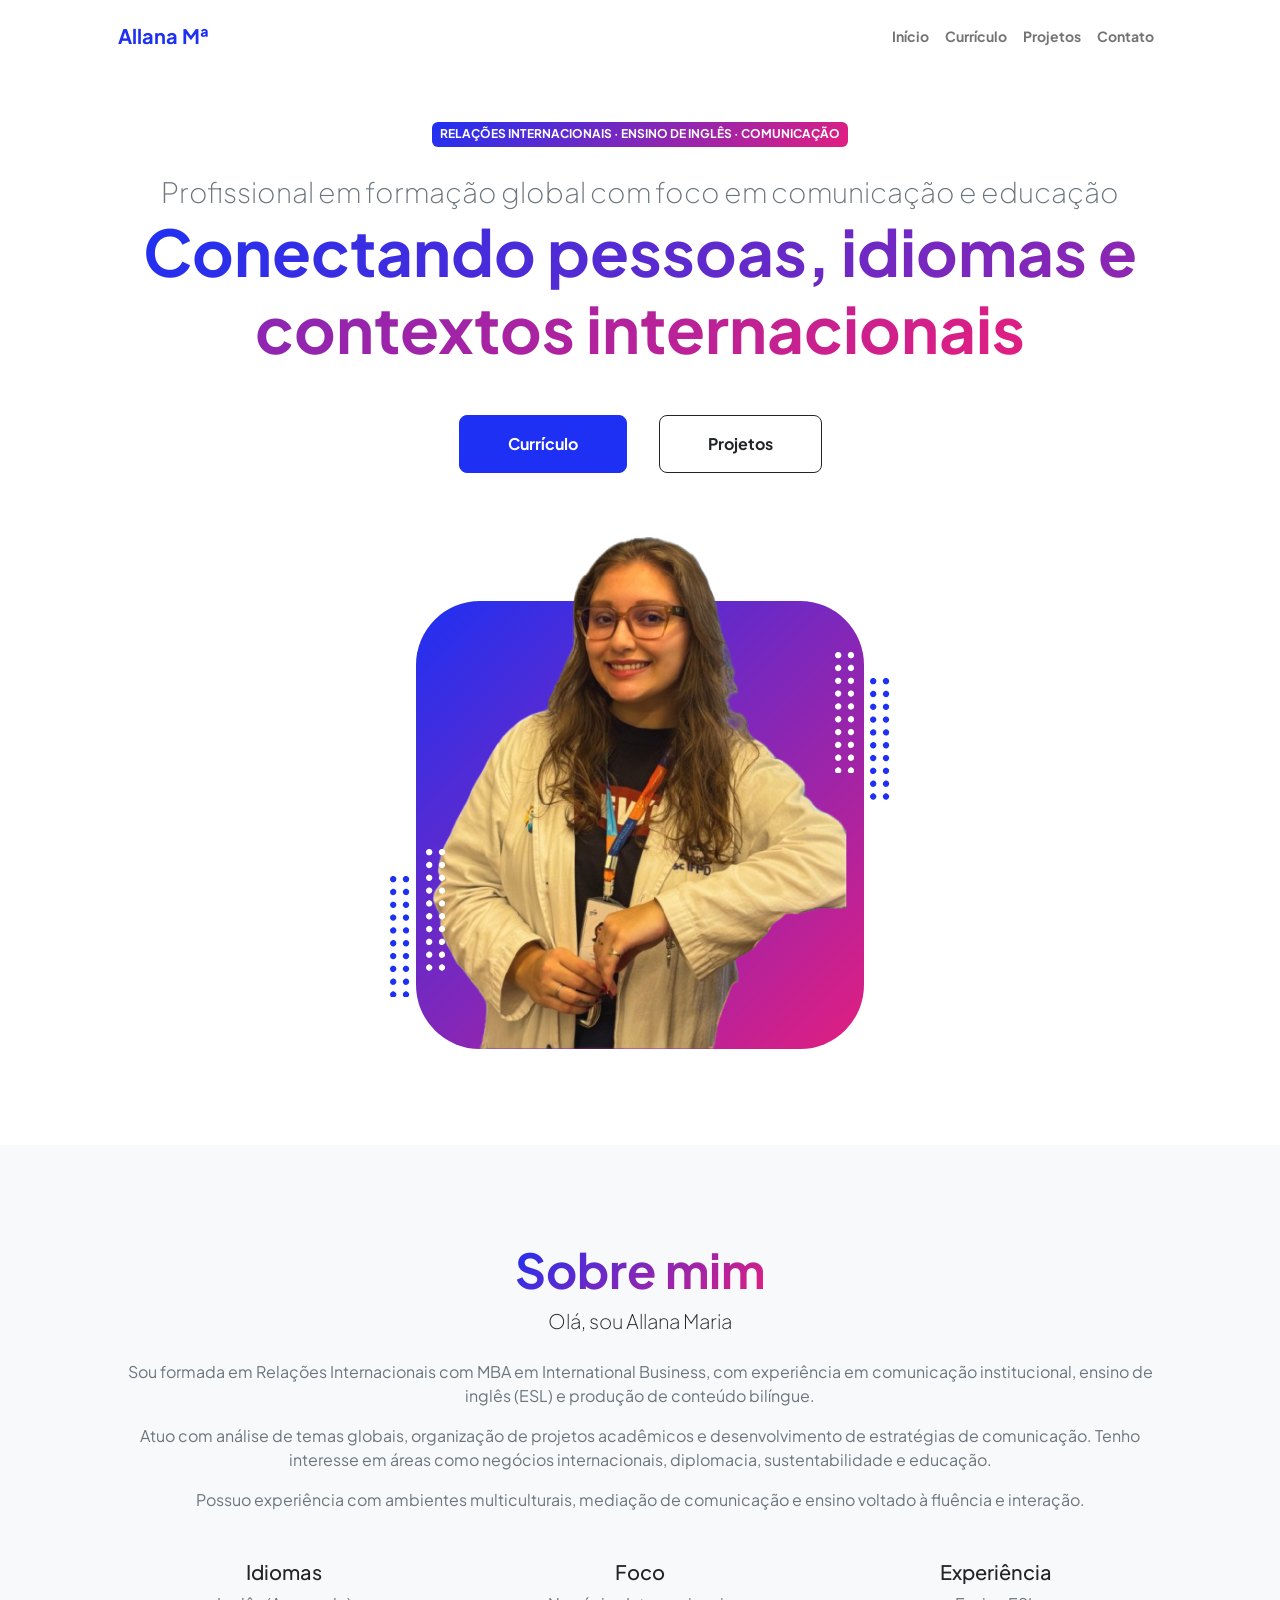
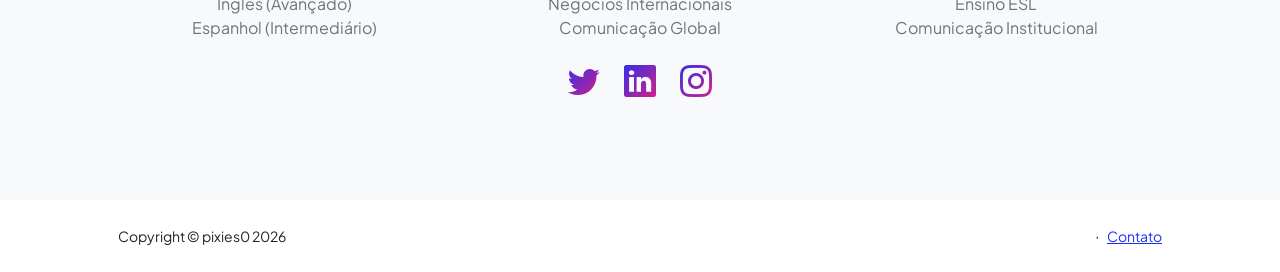
<file: index.html>
<!doctype html>
<html lang="en">

<head>
    <meta charset="utf-8" />
    <meta name="viewport" content="width=device-width, initial-scale=1, shrink-to-fit=no" />
    <meta name="description" content />
    <meta name="author" content />
    <title>Portfolio - Allana Maria</title>
    <!-- Favicon-->
    <link rel="icon" type="image/x-icon" href="assets/icone.ico" />
    <!-- Custom Google font-->
    <link rel="preconnect" href="https://fonts.googleapis.com" />
    <link rel="preconnect" href="https://fonts.gstatic.com" crossorigin />
    <link
        href="https://fonts.googleapis.com/css2?family=Plus+Jakarta+Sans:wght@100;200;300;400;500;600;700;800;900&amp;display=swap"
        rel="stylesheet" />
    <!-- Bootstrap icons-->
    <link href="https://cdn.jsdelivr.net/npm/bootstrap-icons@1.8.1/font/bootstrap-icons.css" rel="stylesheet" />
    <!-- Core theme CSS (includes Bootstrap)-->
    <link href="css/styles.css" rel="stylesheet" />
</head>

<body class="d-flex flex-column h-100">
    <main class="flex-shrink-0">
        <!-- Navigation-->
        <nav class="navbar navbar-expand-lg navbar-light bg-white py-3">
            <div class="container px-5">
                <a class="navbar-brand" href="index.html"><span class="fw-bolder text-primary">Allana Mª</span></a>
                <button class="navbar-toggler" type="button" data-bs-toggle="collapse"
                    data-bs-target="#navbarSupportedContent" aria-controls="navbarSupportedContent"
                    aria-expanded="false" aria-label="Toggle navigation">
                    <span class="navbar-toggler-icon"></span>
                </button>
                <div class="collapse navbar-collapse" id="navbarSupportedContent">
                    <ul class="navbar-nav ms-auto mb-2 mb-lg-0 small fw-bolder">
                        <li class="nav-item">
                            <a class="nav-link" href="index.html">Início</a>
                        </li>
                        <li class="nav-item">
                            <a class="nav-link" href="resume.html">Currículo</a>
                        </li>
                        <li class="nav-item">
                            <a class="nav-link" href="404.html">Projetos</a>
                        </li>
                        <li class="nav-item">
                            <a class="nav-link" href="404.html">Contato</a>
                        </li>
                    </ul>
                </div>
            </div>
        </nav>
        <!-- Header-->
        <header class="py-5">
            <div class="container px-5 pb-5">
                <div class="row gx-5 align-items-center">
                    <div class="col-xxl-5">
                        <!-- Header text content-->
                        <div class="text-center text-xxl-start">
                            <div class="badge bg-gradient-primary-to-secondary text-white mb-4">
                                <div class="text-uppercase">
                                    Relações Internacionais &middot; Ensino de Inglês &middot;
                                    Comunicação
                                </div>
                            </div>
                            <div class="fs-3 fw-light text-muted">
                                Profissional em formação global com foco em comunicação e
                                educação
                            </div>
                            <h1 class="display-3 fw-bolder mb-5">
                                <span class="text-gradient d-inline">
                                    Conectando pessoas, idiomas e contextos internacionais
                                </span>
                            </h1>
                            <div
                                class="d-grid gap-3 d-sm-flex justify-content-sm-center justify-content-xxl-start mb-3">
                                <a class="btn btn-primary btn-lg px-5 py-3 me-sm-3 fs-6 fw-bolder"
                                    href="resume.html">Currículo</a>
                                <a class="btn btn-outline-dark btn-lg px-5 py-3 fs-6 fw-bolder"
                                    href="projects.html">Projetos</a>
                            </div>
                        </div>
                    </div>
                    <div class="col-xxl-7">
                        <!-- Header profile picture-->
                        <div class="d-flex justify-content-center mt-5 mt-xxl-0">
                            <div class="profile bg-gradient-primary-to-secondary">
                                <!-- TIP: For best results, use a photo with a transparent background like the demo example below-->
                                <!-- Watch a tutorial on how to do this on YouTube (link)-->
                                <img class="profile-img" src="assets/gatinha.png" alt="..." />
                                <div class="dots-1">
                                    <!-- SVG Dots-->
                                    <svg version="1.1" xmlns="http://www.w3.org/2000/svg"
                                        xmlns:xlink="http://www.w3.org/1999/xlink" x="0px" y="0px"
                                        viewBox="0 0 191.6 1215.4" style="enable-background: new 0 0 191.6 1215.4"
                                        xml:space="preserve">
                                        <g transform="translate(0.000000,1280.000000) scale(0.100000,-0.100000)">
                                            <path
                                                d="M227.7,12788.6c-105-35-200-141-222-248c-43-206,163-412,369-369c155,32,275,190,260,339c-11,105-90,213-190,262        C383.7,12801.6,289.7,12808.6,227.7,12788.6z">
                                            </path>
                                            <path
                                                d="M1507.7,12788.6c-151-50-253-216-222-362c25-119,136-230,254-255c194-41,395,142,375,339c-11,105-90,213-190,262        C1663.7,12801.6,1569.7,12808.6,1507.7,12788.6z">
                                            </path>
                                            <path
                                                d="M227.7,11508.6c-105-35-200-141-222-248c-43-206,163-412,369-369c155,32,275,190,260,339c-11,105-90,213-190,262        C383.7,11521.6,289.7,11528.6,227.7,11508.6z">
                                            </path>
                                            <path
                                                d="M1507.7,11508.6c-151-50-253-216-222-362c25-119,136-230,254-255c194-41,395,142,375,339c-11,105-90,213-190,262        C1663.7,11521.6,1569.7,11528.6,1507.7,11508.6z">
                                            </path>
                                            <path
                                                d="M227.7,10228.6c-105-35-200-141-222-248c-43-206,163-412,369-369c155,32,275,190,260,339c-11,105-90,213-190,262        C383.7,10241.6,289.7,10248.6,227.7,10228.6z">
                                            </path>
                                            <path
                                                d="M1507.7,10228.6c-105-35-200-141-222-248c-43-206,163-412,369-369c155,32,275,190,260,339c-11,105-90,213-190,262        C1663.7,10241.6,1569.7,10248.6,1507.7,10228.6z">
                                            </path>
                                            <path
                                                d="M227.7,8948.6c-105-35-200-141-222-248c-43-206,163-412,369-369c155,32,275,190,260,339c-11,105-90,213-190,262        C383.7,8961.6,289.7,8968.6,227.7,8948.6z">
                                            </path>
                                            <path
                                                d="M1507.7,8948.6c-105-35-200-141-222-248c-43-206,163-412,369-369c155,32,275,190,260,339c-11,105-90,213-190,262        C1663.7,8961.6,1569.7,8968.6,1507.7,8948.6z">
                                            </path>
                                            <path
                                                d="M227.7,7668.6c-105-35-200-141-222-248c-43-206,163-412,369-369c155,32,275,190,260,339c-11,105-90,213-190,262        C383.7,7681.6,289.7,7688.6,227.7,7668.6z">
                                            </path>
                                            <path
                                                d="M1507.7,7668.6c-105-35-200-141-222-248c-43-206,163-412,369-369c155,32,275,190,260,339c-11,105-90,213-190,262        C1663.7,7681.6,1569.7,7688.6,1507.7,7668.6z">
                                            </path>
                                            <path
                                                d="M227.7,6388.6c-105-35-200-141-222-248c-43-206,163-412,369-369c155,32,275,190,260,339c-11,105-90,213-190,262        C383.7,6401.6,289.7,6408.6,227.7,6388.6z">
                                            </path>
                                            <path
                                                d="M1507.7,6388.6c-105-35-200-141-222-248c-43-206,163-412,369-369c155,32,275,190,260,339c-11,105-90,213-190,262        C1663.7,6401.6,1569.7,6408.6,1507.7,6388.6z">
                                            </path>
                                            <path
                                                d="M227.7,5108.6c-105-35-200-141-222-248c-43-206,163-412,369-369c155,32,275,190,260,339c-11,105-90,213-190,262        C383.7,5121.6,289.7,5128.6,227.7,5108.6z">
                                            </path>
                                            <path
                                                d="M1507.7,5108.6c-105-35-200-141-222-248c-43-206,163-412,369-369c155,32,275,190,260,339c-11,105-90,213-190,262        C1663.7,5121.6,1569.7,5128.6,1507.7,5108.6z">
                                            </path>
                                            <path
                                                d="M227.7,3828.6c-105-35-200-141-222-248c-43-206,163-412,369-369c155,32,275,190,260,339c-11,105-90,213-190,262        C383.7,3841.6,289.7,3848.6,227.7,3828.6z">
                                            </path>
                                            <path
                                                d="M1507.7,3828.6c-105-35-200-141-222-248c-43-206,163-412,369-369c155,32,275,190,260,339c-11,105-90,213-190,262        C1663.7,3841.6,1569.7,3848.6,1507.7,3828.6z">
                                            </path>
                                            <path
                                                d="M227.7,2548.6c-105-35-200-141-222-248c-43-206,163-412,369-369c155,32,275,190,260,339c-11,105-90,213-190,262        C383.7,2561.6,289.7,2568.6,227.7,2548.6z">
                                            </path>
                                            <path
                                                d="M1507.7,2548.6c-105-35-200-141-222-248c-43-206,163-412,369-369c155,32,275,190,260,339c-11,105-90,213-190,262        C1663.7,2561.6,1569.7,2568.6,1507.7,2548.6z">
                                            </path>
                                            <path
                                                d="M227.7,1268.6c-105-35-200-141-222-248c-43-206,163-412,369-369c155,32,275,190,260,339c-11,105-90,213-190,262        C383.7,1281.6,289.7,1288.6,227.7,1268.6z">
                                            </path>
                                            <path
                                                d="M1507.7,1268.6c-105-35-200-141-222-248c-43-206,163-412,369-369c155,32,275,190,260,339c-11,105-90,213-190,262        C1663.7,1281.6,1569.7,1288.6,1507.7,1268.6z">
                                            </path>
                                        </g>
                                    </svg>
                                    <!-- END of SVG dots-->
                                </div>
                                <div class="dots-2">
                                    <!-- SVG Dots-->
                                    <svg version="1.1" xmlns="http://www.w3.org/2000/svg"
                                        xmlns:xlink="http://www.w3.org/1999/xlink" x="0px" y="0px"
                                        viewBox="0 0 191.6 1215.4" style="enable-background: new 0 0 191.6 1215.4"
                                        xml:space="preserve">
                                        <g transform="translate(0.000000,1280.000000) scale(0.100000,-0.100000)">
                                            <path
                                                d="M227.7,12788.6c-105-35-200-141-222-248c-43-206,163-412,369-369c155,32,275,190,260,339c-11,105-90,213-190,262        C383.7,12801.6,289.7,12808.6,227.7,12788.6z">
                                            </path>
                                            <path
                                                d="M1507.7,12788.6c-151-50-253-216-222-362c25-119,136-230,254-255c194-41,395,142,375,339c-11,105-90,213-190,262        C1663.7,12801.6,1569.7,12808.6,1507.7,12788.6z">
                                            </path>
                                            <path
                                                d="M227.7,11508.6c-105-35-200-141-222-248c-43-206,163-412,369-369c155,32,275,190,260,339c-11,105-90,213-190,262        C383.7,11521.6,289.7,11528.6,227.7,11508.6z">
                                            </path>
                                            <path
                                                d="M1507.7,11508.6c-151-50-253-216-222-362c25-119,136-230,254-255c194-41,395,142,375,339c-11,105-90,213-190,262        C1663.7,11521.6,1569.7,11528.6,1507.7,11508.6z">
                                            </path>
                                            <path
                                                d="M227.7,10228.6c-105-35-200-141-222-248c-43-206,163-412,369-369c155,32,275,190,260,339c-11,105-90,213-190,262        C383.7,10241.6,289.7,10248.6,227.7,10228.6z">
                                            </path>
                                            <path
                                                d="M1507.7,10228.6c-105-35-200-141-222-248c-43-206,163-412,369-369c155,32,275,190,260,339c-11,105-90,213-190,262        C1663.7,10241.6,1569.7,10248.6,1507.7,10228.6z">
                                            </path>
                                            <path
                                                d="M227.7,8948.6c-105-35-200-141-222-248c-43-206,163-412,369-369c155,32,275,190,260,339c-11,105-90,213-190,262        C383.7,8961.6,289.7,8968.6,227.7,8948.6z">
                                            </path>
                                            <path
                                                d="M1507.7,8948.6c-105-35-200-141-222-248c-43-206,163-412,369-369c155,32,275,190,260,339c-11,105-90,213-190,262        C1663.7,8961.6,1569.7,8968.6,1507.7,8948.6z">
                                            </path>
                                            <path
                                                d="M227.7,7668.6c-105-35-200-141-222-248c-43-206,163-412,369-369c155,32,275,190,260,339c-11,105-90,213-190,262        C383.7,7681.6,289.7,7688.6,227.7,7668.6z">
                                            </path>
                                            <path
                                                d="M1507.7,7668.6c-105-35-200-141-222-248c-43-206,163-412,369-369c155,32,275,190,260,339c-11,105-90,213-190,262        C1663.7,7681.6,1569.7,7688.6,1507.7,7668.6z">
                                            </path>
                                            <path
                                                d="M227.7,6388.6c-105-35-200-141-222-248c-43-206,163-412,369-369c155,32,275,190,260,339c-11,105-90,213-190,262        C383.7,6401.6,289.7,6408.6,227.7,6388.6z">
                                            </path>
                                            <path
                                                d="M1507.7,6388.6c-105-35-200-141-222-248c-43-206,163-412,369-369c155,32,275,190,260,339c-11,105-90,213-190,262        C1663.7,6401.6,1569.7,6408.6,1507.7,6388.6z">
                                            </path>
                                            <path
                                                d="M227.7,5108.6c-105-35-200-141-222-248c-43-206,163-412,369-369c155,32,275,190,260,339c-11,105-90,213-190,262        C383.7,5121.6,289.7,5128.6,227.7,5108.6z">
                                            </path>
                                            <path
                                                d="M1507.7,5108.6c-105-35-200-141-222-248c-43-206,163-412,369-369c155,32,275,190,260,339c-11,105-90,213-190,262        C1663.7,5121.6,1569.7,5128.6,1507.7,5108.6z">
                                            </path>
                                            <path
                                                d="M227.7,3828.6c-105-35-200-141-222-248c-43-206,163-412,369-369c155,32,275,190,260,339c-11,105-90,213-190,262        C383.7,3841.6,289.7,3848.6,227.7,3828.6z">
                                            </path>
                                            <path
                                                d="M1507.7,3828.6c-105-35-200-141-222-248c-43-206,163-412,369-369c155,32,275,190,260,339c-11,105-90,213-190,262        C1663.7,3841.6,1569.7,3848.6,1507.7,3828.6z">
                                            </path>
                                            <path
                                                d="M227.7,2548.6c-105-35-200-141-222-248c-43-206,163-412,369-369c155,32,275,190,260,339c-11,105-90,213-190,262        C383.7,2561.6,289.7,2568.6,227.7,2548.6z">
                                            </path>
                                            <path
                                                d="M1507.7,2548.6c-105-35-200-141-222-248c-43-206,163-412,369-369c155,32,275,190,260,339c-11,105-90,213-190,262        C1663.7,2561.6,1569.7,2568.6,1507.7,2548.6z">
                                            </path>
                                            <path
                                                d="M227.7,1268.6c-105-35-200-141-222-248c-43-206,163-412,369-369c155,32,275,190,260,339c-11,105-90,213-190,262        C383.7,1281.6,289.7,1288.6,227.7,1268.6z">
                                            </path>
                                            <path
                                                d="M1507.7,1268.6c-105-35-200-141-222-248c-43-206,163-412,369-369c155,32,275,190,260,339c-11,105-90,213-190,262        C1663.7,1281.6,1569.7,1288.6,1507.7,1268.6z">
                                            </path>
                                        </g>
                                    </svg>
                                    <!-- END of SVG dots-->
                                </div>
                                <div class="dots-3">
                                    <!-- SVG Dots-->
                                    <svg version="1.1" xmlns="http://www.w3.org/2000/svg"
                                        xmlns:xlink="http://www.w3.org/1999/xlink" x="0px" y="0px"
                                        viewBox="0 0 191.6 1215.4" style="enable-background: new 0 0 191.6 1215.4"
                                        xml:space="preserve">
                                        <g transform="translate(0.000000,1280.000000) scale(0.100000,-0.100000)">
                                            <path
                                                d="M227.7,12788.6c-105-35-200-141-222-248c-43-206,163-412,369-369c155,32,275,190,260,339c-11,105-90,213-190,262        C383.7,12801.6,289.7,12808.6,227.7,12788.6z">
                                            </path>
                                            <path
                                                d="M1507.7,12788.6c-151-50-253-216-222-362c25-119,136-230,254-255c194-41,395,142,375,339c-11,105-90,213-190,262        C1663.7,12801.6,1569.7,12808.6,1507.7,12788.6z">
                                            </path>
                                            <path
                                                d="M227.7,11508.6c-105-35-200-141-222-248c-43-206,163-412,369-369c155,32,275,190,260,339c-11,105-90,213-190,262        C383.7,11521.6,289.7,11528.6,227.7,11508.6z">
                                            </path>
                                            <path
                                                d="M1507.7,11508.6c-151-50-253-216-222-362c25-119,136-230,254-255c194-41,395,142,375,339c-11,105-90,213-190,262        C1663.7,11521.6,1569.7,11528.6,1507.7,11508.6z">
                                            </path>
                                            <path
                                                d="M227.7,10228.6c-105-35-200-141-222-248c-43-206,163-412,369-369c155,32,275,190,260,339c-11,105-90,213-190,262        C383.7,10241.6,289.7,10248.6,227.7,10228.6z">
                                            </path>
                                            <path
                                                d="M1507.7,10228.6c-105-35-200-141-222-248c-43-206,163-412,369-369c155,32,275,190,260,339c-11,105-90,213-190,262        C1663.7,10241.6,1569.7,10248.6,1507.7,10228.6z">
                                            </path>
                                            <path
                                                d="M227.7,8948.6c-105-35-200-141-222-248c-43-206,163-412,369-369c155,32,275,190,260,339c-11,105-90,213-190,262        C383.7,8961.6,289.7,8968.6,227.7,8948.6z">
                                            </path>
                                            <path
                                                d="M1507.7,8948.6c-105-35-200-141-222-248c-43-206,163-412,369-369c155,32,275,190,260,339c-11,105-90,213-190,262        C1663.7,8961.6,1569.7,8968.6,1507.7,8948.6z">
                                            </path>
                                            <path
                                                d="M227.7,7668.6c-105-35-200-141-222-248c-43-206,163-412,369-369c155,32,275,190,260,339c-11,105-90,213-190,262        C383.7,7681.6,289.7,7688.6,227.7,7668.6z">
                                            </path>
                                            <path
                                                d="M1507.7,7668.6c-105-35-200-141-222-248c-43-206,163-412,369-369c155,32,275,190,260,339c-11,105-90,213-190,262        C1663.7,7681.6,1569.7,7688.6,1507.7,7668.6z">
                                            </path>
                                            <path
                                                d="M227.7,6388.6c-105-35-200-141-222-248c-43-206,163-412,369-369c155,32,275,190,260,339c-11,105-90,213-190,262        C383.7,6401.6,289.7,6408.6,227.7,6388.6z">
                                            </path>
                                            <path
                                                d="M1507.7,6388.6c-105-35-200-141-222-248c-43-206,163-412,369-369c155,32,275,190,260,339c-11,105-90,213-190,262        C1663.7,6401.6,1569.7,6408.6,1507.7,6388.6z">
                                            </path>
                                            <path
                                                d="M227.7,5108.6c-105-35-200-141-222-248c-43-206,163-412,369-369c155,32,275,190,260,339c-11,105-90,213-190,262        C383.7,5121.6,289.7,5128.6,227.7,5108.6z">
                                            </path>
                                            <path
                                                d="M1507.7,5108.6c-105-35-200-141-222-248c-43-206,163-412,369-369c155,32,275,190,260,339c-11,105-90,213-190,262        C1663.7,5121.6,1569.7,5128.6,1507.7,5108.6z">
                                            </path>
                                            <path
                                                d="M227.7,3828.6c-105-35-200-141-222-248c-43-206,163-412,369-369c155,32,275,190,260,339c-11,105-90,213-190,262        C383.7,3841.6,289.7,3848.6,227.7,3828.6z">
                                            </path>
                                            <path
                                                d="M1507.7,3828.6c-105-35-200-141-222-248c-43-206,163-412,369-369c155,32,275,190,260,339c-11,105-90,213-190,262        C1663.7,3841.6,1569.7,3848.6,1507.7,3828.6z">
                                            </path>
                                            <path
                                                d="M227.7,2548.6c-105-35-200-141-222-248c-43-206,163-412,369-369c155,32,275,190,260,339c-11,105-90,213-190,262        C383.7,2561.6,289.7,2568.6,227.7,2548.6z">
                                            </path>
                                            <path
                                                d="M1507.7,2548.6c-105-35-200-141-222-248c-43-206,163-412,369-369c155,32,275,190,260,339c-11,105-90,213-190,262        C1663.7,2561.6,1569.7,2568.6,1507.7,2548.6z">
                                            </path>
                                            <path
                                                d="M227.7,1268.6c-105-35-200-141-222-248c-43-206,163-412,369-369c155,32,275,190,260,339c-11,105-90,213-190,262        C383.7,1281.6,289.7,1288.6,227.7,1268.6z">
                                            </path>
                                            <path
                                                d="M1507.7,1268.6c-105-35-200-141-222-248c-43-206,163-412,369-369c155,32,275,190,260,339c-11,105-90,213-190,262        C1663.7,1281.6,1569.7,1288.6,1507.7,1268.6z">
                                            </path>
                                        </g>
                                    </svg>
                                    <!-- END of SVG dots-->
                                </div>
                                <div class="dots-4">
                                    <!-- SVG Dots-->
                                    <svg version="1.1" xmlns="http://www.w3.org/2000/svg"
                                        xmlns:xlink="http://www.w3.org/1999/xlink" x="0px" y="0px"
                                        viewBox="0 0 191.6 1215.4" style="enable-background: new 0 0 191.6 1215.4"
                                        xml:space="preserve">
                                        <g transform="translate(0.000000,1280.000000) scale(0.100000,-0.100000)">
                                            <path
                                                d="M227.7,12788.6c-105-35-200-141-222-248c-43-206,163-412,369-369c155,32,275,190,260,339c-11,105-90,213-190,262        C383.7,12801.6,289.7,12808.6,227.7,12788.6z">
                                            </path>
                                            <path
                                                d="M1507.7,12788.6c-151-50-253-216-222-362c25-119,136-230,254-255c194-41,395,142,375,339c-11,105-90,213-190,262        C1663.7,12801.6,1569.7,12808.6,1507.7,12788.6z">
                                            </path>
                                            <path
                                                d="M227.7,11508.6c-105-35-200-141-222-248c-43-206,163-412,369-369c155,32,275,190,260,339c-11,105-90,213-190,262        C383.7,11521.6,289.7,11528.6,227.7,11508.6z">
                                            </path>
                                            <path
                                                d="M1507.7,11508.6c-151-50-253-216-222-362c25-119,136-230,254-255c194-41,395,142,375,339c-11,105-90,213-190,262        C1663.7,11521.6,1569.7,11528.6,1507.7,11508.6z">
                                            </path>
                                            <path
                                                d="M227.7,10228.6c-105-35-200-141-222-248c-43-206,163-412,369-369c155,32,275,190,260,339c-11,105-90,213-190,262        C383.7,10241.6,289.7,10248.6,227.7,10228.6z">
                                            </path>
                                            <path
                                                d="M1507.7,10228.6c-105-35-200-141-222-248c-43-206,163-412,369-369c155,32,275,190,260,339c-11,105-90,213-190,262        C1663.7,10241.6,1569.7,10248.6,1507.7,10228.6z">
                                            </path>
                                            <path
                                                d="M227.7,8948.6c-105-35-200-141-222-248c-43-206,163-412,369-369c155,32,275,190,260,339c-11,105-90,213-190,262        C383.7,8961.6,289.7,8968.6,227.7,8948.6z">
                                            </path>
                                            <path
                                                d="M1507.7,8948.6c-105-35-200-141-222-248c-43-206,163-412,369-369c155,32,275,190,260,339c-11,105-90,213-190,262        C1663.7,8961.6,1569.7,8968.6,1507.7,8948.6z">
                                            </path>
                                            <path
                                                d="M227.7,7668.6c-105-35-200-141-222-248c-43-206,163-412,369-369c155,32,275,190,260,339c-11,105-90,213-190,262        C383.7,7681.6,289.7,7688.6,227.7,7668.6z">
                                            </path>
                                            <path
                                                d="M1507.7,7668.6c-105-35-200-141-222-248c-43-206,163-412,369-369c155,32,275,190,260,339c-11,105-90,213-190,262        C1663.7,7681.6,1569.7,7688.6,1507.7,7668.6z">
                                            </path>
                                            <path
                                                d="M227.7,6388.6c-105-35-200-141-222-248c-43-206,163-412,369-369c155,32,275,190,260,339c-11,105-90,213-190,262        C383.7,6401.6,289.7,6408.6,227.7,6388.6z">
                                            </path>
                                            <path
                                                d="M1507.7,6388.6c-105-35-200-141-222-248c-43-206,163-412,369-369c155,32,275,190,260,339c-11,105-90,213-190,262        C1663.7,6401.6,1569.7,6408.6,1507.7,6388.6z">
                                            </path>
                                            <path
                                                d="M227.7,5108.6c-105-35-200-141-222-248c-43-206,163-412,369-369c155,32,275,190,260,339c-11,105-90,213-190,262        C383.7,5121.6,289.7,5128.6,227.7,5108.6z">
                                            </path>
                                            <path
                                                d="M1507.7,5108.6c-105-35-200-141-222-248c-43-206,163-412,369-369c155,32,275,190,260,339c-11,105-90,213-190,262        C1663.7,5121.6,1569.7,5128.6,1507.7,5108.6z">
                                            </path>
                                            <path
                                                d="M227.7,3828.6c-105-35-200-141-222-248c-43-206,163-412,369-369c155,32,275,190,260,339c-11,105-90,213-190,262        C383.7,3841.6,289.7,3848.6,227.7,3828.6z">
                                            </path>
                                            <path
                                                d="M1507.7,3828.6c-105-35-200-141-222-248c-43-206,163-412,369-369c155,32,275,190,260,339c-11,105-90,213-190,262        C1663.7,3841.6,1569.7,3848.6,1507.7,3828.6z">
                                            </path>
                                            <path
                                                d="M227.7,2548.6c-105-35-200-141-222-248c-43-206,163-412,369-369c155,32,275,190,260,339c-11,105-90,213-190,262        C383.7,2561.6,289.7,2568.6,227.7,2548.6z">
                                            </path>
                                            <path
                                                d="M1507.7,2548.6c-105-35-200-141-222-248c-43-206,163-412,369-369c155,32,275,190,260,339c-11,105-90,213-190,262        C1663.7,2561.6,1569.7,2568.6,1507.7,2548.6z">
                                            </path>
                                            <path
                                                d="M227.7,1268.6c-105-35-200-141-222-248c-43-206,163-412,369-369c155,32,275,190,260,339c-11,105-90,213-190,262        C383.7,1281.6,289.7,1288.6,227.7,1268.6z">
                                            </path>
                                            <path
                                                d="M1507.7,1268.6c-105-35-200-141-222-248c-43-206,163-412,369-369c155,32,275,190,260,339c-11,105-90,213-190,262        C1663.7,1281.6,1569.7,1288.6,1507.7,1268.6z">
                                            </path>
                                        </g>
                                    </svg>
                                    <!-- END of SVG dots-->
                                </div>
                            </div>
                        </div>
                    </div>
                </div>
            </div>
        </header>
        <!-- About Section-->
        <section class="bg-light py-5">
            <div class="container px-5">
                <div class="row gx-5 justify-content-center">
                    <div class="col-xxl-8">
                        <div class="text-center my-5">
                            <h2 class="display-5 fw-bolder">
                                <span class="text-gradient d-inline">Sobre mim</span>
                            </h2>
                            <p class="lead fw-light mb-4">Olá, sou Allana Maria</p>
                            <p class="text-muted">
                                Sou formada em Relações Internacionais com MBA em
                                International Business, com experiência em comunicação
                                institucional, ensino de inglês (ESL) e produção de conteúdo
                                bilíngue.
                            </p>

                            <p class="text-muted">
                                Atuo com análise de temas globais, organização de projetos
                                acadêmicos e desenvolvimento de estratégias de comunicação.
                                Tenho interesse em áreas como negócios internacionais,
                                diplomacia, sustentabilidade e educação.
                            </p>

                            <p class="text-muted">
                                Possuo experiência com ambientes multiculturais, mediação de
                                comunicação e ensino voltado à fluência e interação.
                            </p>
                            <div class="row mt-5">
                                <div class="col-md-4 text-center">
                                    <h5>Idiomas</h5>
                                    <p class="text-muted">Inglês (Avançado)<br>Espanhol (Intermediário)</p>
                                </div>

                                <div class="col-md-4 text-center">
                                    <h5>Foco</h5>
                                    <p class="text-muted">Negócios Internacionais<br>Comunicação Global</p>
                                </div>

                                <div class="col-md-4 text-center">
                                    <h5>Experiência</h5>
                                    <p class="text-muted">Ensino ESL<br>Comunicação Institucional</p>
                                </div>
                            </div>
                            <div class="d-flex justify-content-center fs-2 gap-4">
                                <a class="text-gradient" href="#!"><i class="bi bi-twitter"></i></a>
                                <a class="text-gradient" href="https://www.linkedin.com/in/allanamsr/"><i
                                        class="bi bi-linkedin"></i></a>
                                <a class="text-gradient" href="https://www.instagram.com/allanamsilveira/"><i
                                        class="bi bi-instagram"></i></a>
                            </div>
                        </div>
                    </div>
                </div>
            </div>
        </section>
    </main>
    <!-- Footer-->
    <footer class="bg-white py-4 mt-auto">
        <div class="container px-5">
            <div class="row align-items-center justify-content-between flex-column flex-sm-row">
                <div class="col-auto">
                    <div class="small m-0">Copyright &copy; pixies0 2026</div>
                </div>
                <div class="col-auto">
                    <span class="mx-1">&middot;</span>
                    <a class="small" href="https://github.com/pixies0">Contato</a>
                </div>
            </div>
        </div>
    </footer>
    <!-- Bootstrap core JS-->
    <script src="https://cdn.jsdelivr.net/npm/bootstrap@5.2.3/dist/js/bootstrap.bundle.min.js"></script>
    <!-- Core theme JS-->
    <script src="js/scripts.js"></script>
</body>

</html>
</file>
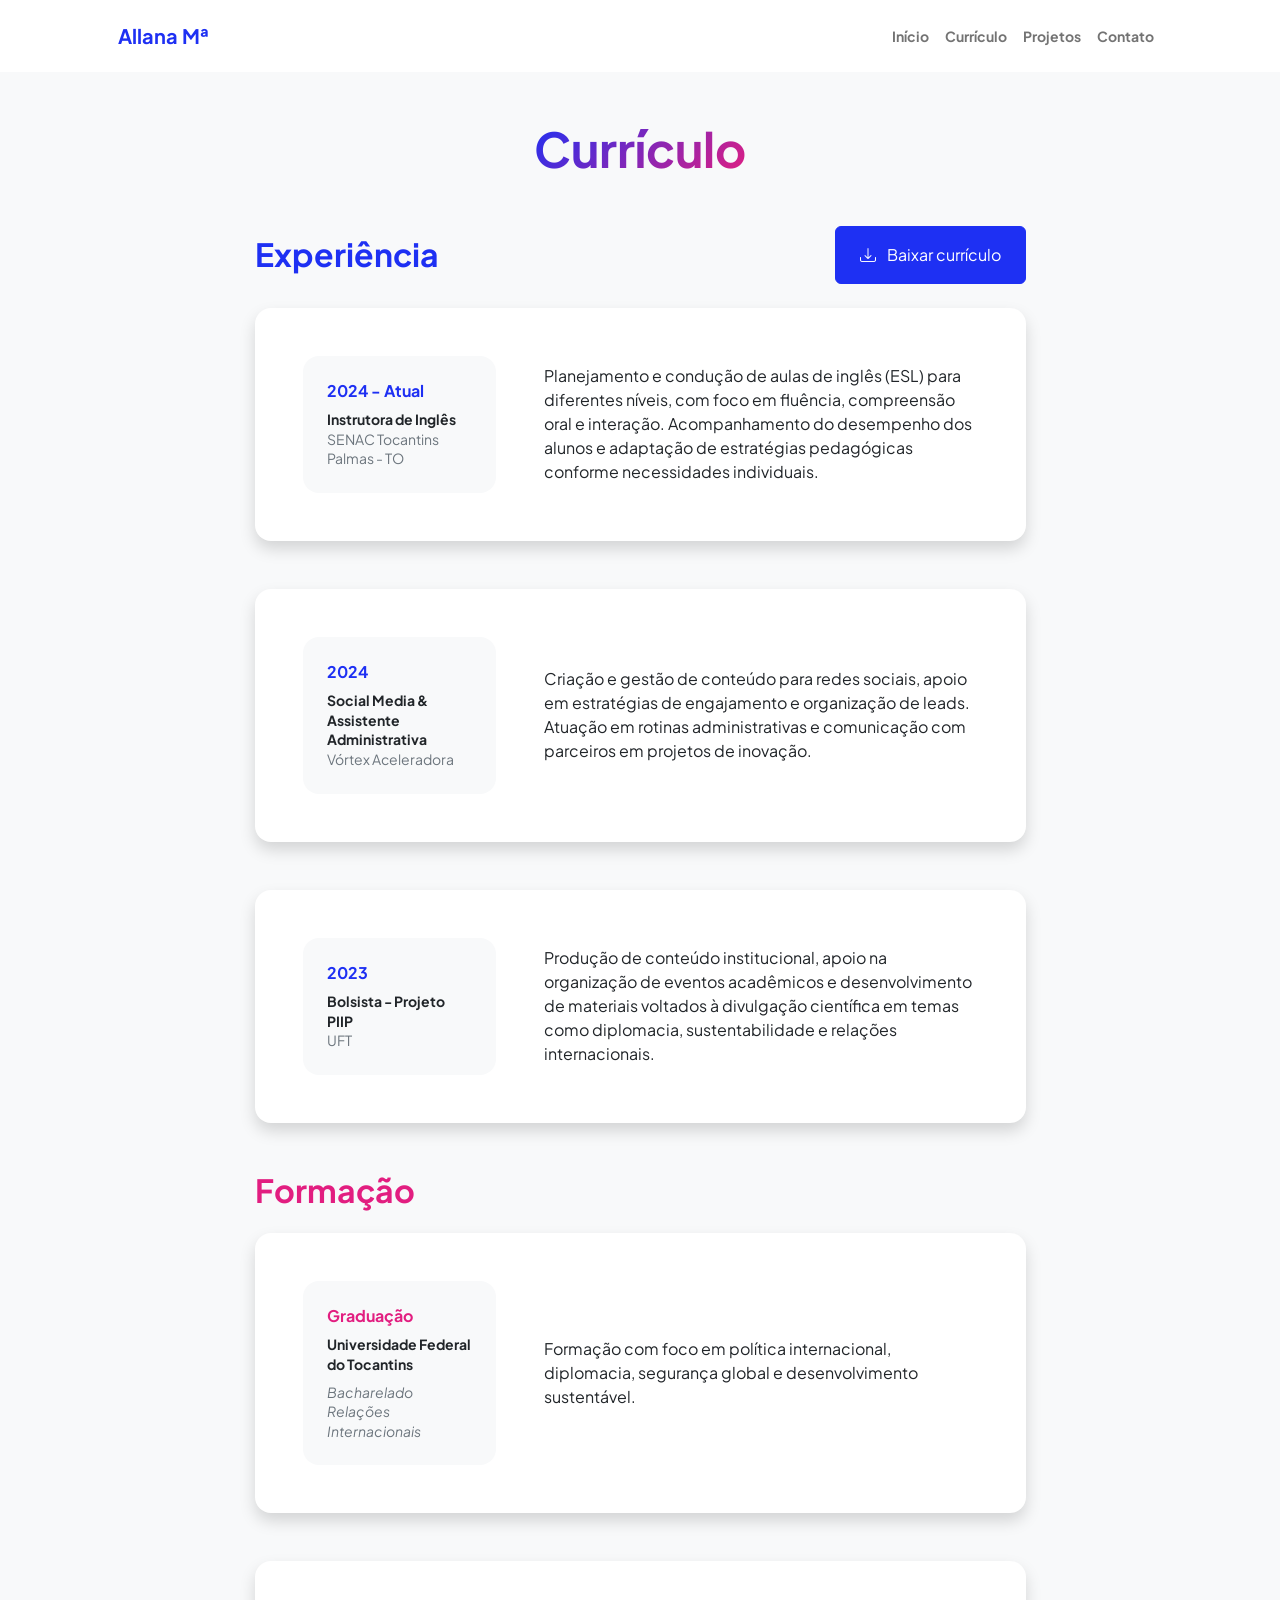
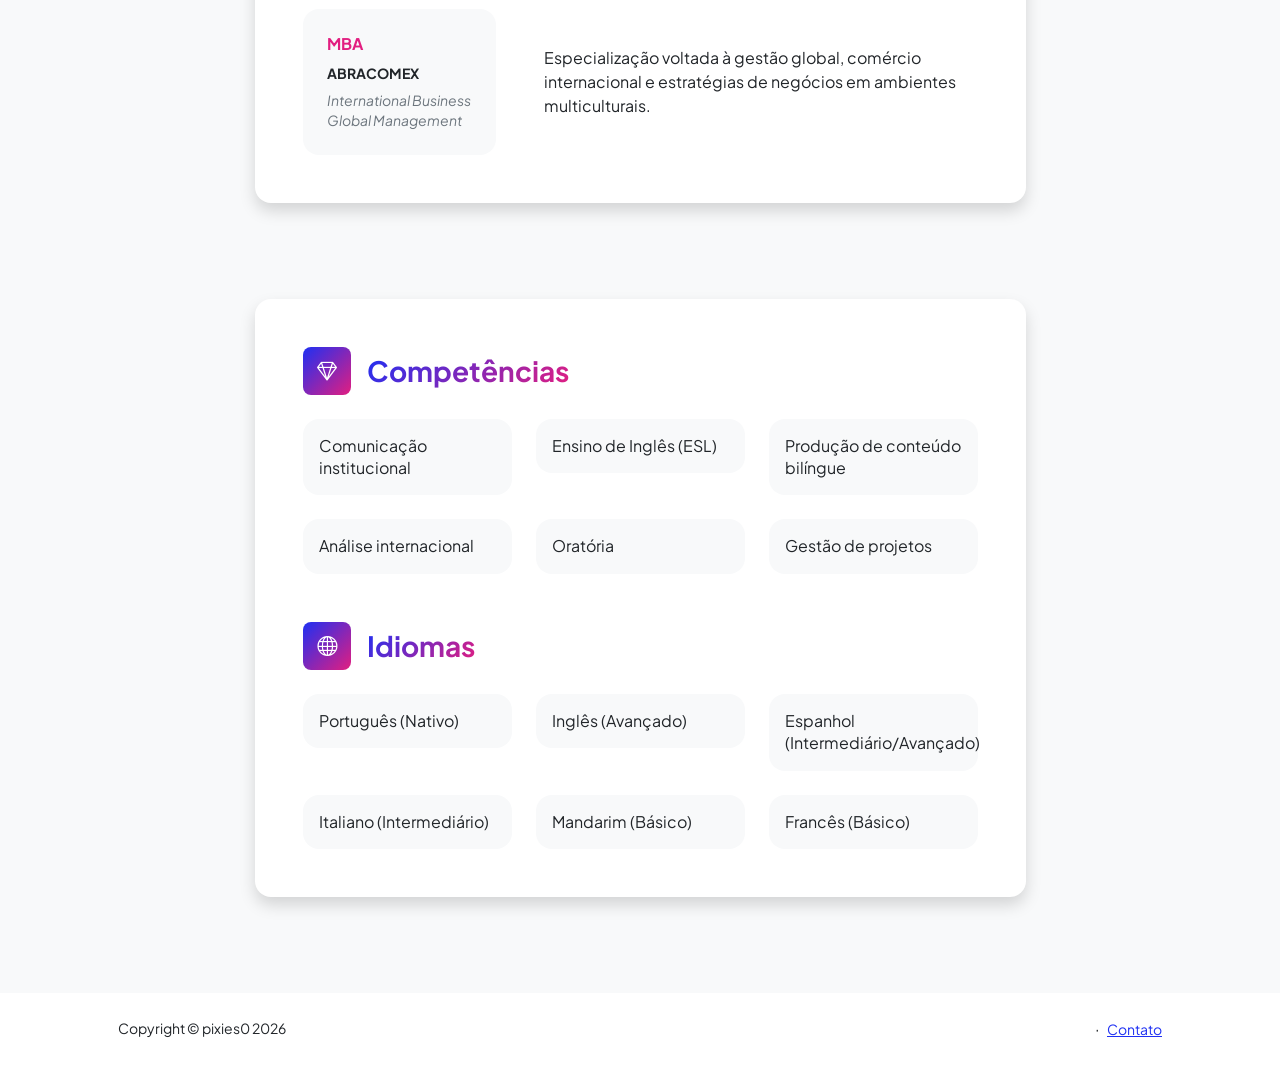
<file: resume.html>
<!DOCTYPE html>
<html lang="en">

<head>
    <meta charset="utf-8" />
    <meta name="viewport" content="width=device-width, initial-scale=1, shrink-to-fit=no" />
    <meta name="description" content="" />
    <meta name="author" content="" />
    <title>Portfolio - Allana Maria</title>
    <!-- Favicon-->
    <link rel="icon" type="image/x-icon" href="assets/icone.ico" />
    <!-- Custom Google font-->
    <link rel="preconnect" href="https://fonts.googleapis.com" />
    <link rel="preconnect" href="https://fonts.gstatic.com" crossorigin />
    <link
        href="https://fonts.googleapis.com/css2?family=Plus+Jakarta+Sans:wght@100;200;300;400;500;600;700;800;900&amp;display=swap"
        rel="stylesheet" />
    <!-- Bootstrap icons-->
    <link href="https://cdn.jsdelivr.net/npm/bootstrap-icons@1.8.1/font/bootstrap-icons.css" rel="stylesheet" />
    <!-- Core theme CSS (includes Bootstrap)-->
    <link href="css/styles.css" rel="stylesheet" />
</head>

<body class="d-flex flex-column h-100 bg-light">
    <main class="flex-shrink-0">
        <!-- Navigation-->
        <nav class="navbar navbar-expand-lg navbar-light bg-white py-3">
            <div class="container px-5">
                <a class="navbar-brand" href="index.html"><span class="fw-bolder text-primary">Allana Mª</span></a>
                <button class="navbar-toggler" type="button" data-bs-toggle="collapse"
                    data-bs-target="#navbarSupportedContent" aria-controls="navbarSupportedContent"
                    aria-expanded="false" aria-label="Toggle navigation">
                    <span class="navbar-toggler-icon"></span>
                </button>
                <div class="collapse navbar-collapse" id="navbarSupportedContent">
                    <ul class="navbar-nav ms-auto mb-2 mb-lg-0 small fw-bolder">
                        <li class="nav-item">
                            <a class="nav-link" href="index.html">Início</a>
                        </li>
                        <li class="nav-item">
                            <a class="nav-link" href="resume.html">Currículo</a>
                        </li>
                        <li class="nav-item">
                            <a class="nav-link" href="404.html">Projetos</a>
                        </li>
                        <li class="nav-item">
                            <a class="nav-link" href="404.html">Contato</a>
                        </li>
                    </ul>
                </div>
            </div>
        </nav>
        <!-- Page Content-->
        <div class="container px-5 my-5">
            <div class="text-center mb-5">
                <h1 class="display-5 fw-bolder mb-0"><span class="text-gradient d-inline">Currículo</span></h1>
            </div>
            <div class="row gx-5 justify-content-center">
                <div class="col-lg-11 col-xl-9 col-xxl-8">
                    <!-- Experience Section-->
                    <section>
                        <div class="d-flex align-items-center justify-content-between mb-4">
                            <h2 class="text-primary text-center fw-bolder mb-0">Experiência</h2>
                            <!-- Download resume button-->
                            <!-- Note: Set the link href target to a PDF file within your project-->
                            <a class="btn btn-primary px-4 py-3" href="assets/curriculo.pdf" target="_blank">
                                <div class="d-inline-block bi bi-download me-2"></div>
                                Baixar currículo
                            </a>
                        </div>
                        <!-- Experience Card 1-->
                        <div class="card shadow border-0 rounded-4 mb-5">
                            <div class="card-body p-5">
                                <div class="row align-items-center gx-5">
                                    <div class="col text-center text-lg-start mb-4 mb-lg-0">
                                        <div class="bg-light p-4 rounded-4">
                                            <div class="text-primary fw-bolder mb-2">2024 - Atual</div>
                                            <div class="small fw-bolder">Instrutora de Inglês</div>
                                            <div class="small text-muted">SENAC Tocantins</div>
                                            <div class="small text-muted">Palmas - TO</div>
                                        </div>
                                    </div>
                                    <div class="col-lg-8">
                                        <div>
                                            Planejamento e condução de aulas de inglês (ESL) para diferentes níveis,
                                            com foco em fluência, compreensão oral e interação. Acompanhamento do
                                            desempenho dos alunos e adaptação de estratégias pedagógicas conforme
                                            necessidades individuais.
                                        </div>
                                    </div>
                                </div>
                            </div>
                        </div>

                        <!-- Experience Card 2-->
                        <div class="card shadow border-0 rounded-4 mb-5">
                            <div class="card-body p-5">
                                <div class="row align-items-center gx-5">
                                    <div class="col text-center text-lg-start mb-4 mb-lg-0">
                                        <div class="bg-light p-4 rounded-4">
                                            <div class="text-primary fw-bolder mb-2">2024</div>
                                            <div class="small fw-bolder">Social Media & Assistente Administrativa</div>
                                            <div class="small text-muted">Vórtex Aceleradora</div>
                                        </div>
                                    </div>
                                    <div class="col-lg-8">
                                        <div>
                                            Criação e gestão de conteúdo para redes sociais, apoio em estratégias
                                            de engajamento e organização de leads. Atuação em rotinas administrativas
                                            e comunicação com parceiros em projetos de inovação.
                                        </div>
                                    </div>
                                </div>
                            </div>
                        </div>

                        <!-- Experience Card 3-->
                        <div class="card shadow border-0 rounded-4 mb-5">
                            <div class="card-body p-5">
                                <div class="row align-items-center gx-5">
                                    <div class="col text-center text-lg-start mb-4 mb-lg-0">
                                        <div class="bg-light p-4 rounded-4">
                                            <div class="text-primary fw-bolder mb-2">2023</div>
                                            <div class="small fw-bolder">Bolsista - Projeto PIIP</div>
                                            <div class="small text-muted">UFT</div>
                                        </div>
                                    </div>
                                    <div class="col-lg-8">
                                        <div>
                                            Produção de conteúdo institucional, apoio na organização de eventos
                                            acadêmicos
                                            e desenvolvimento de materiais voltados à divulgação científica em temas
                                            como
                                            diplomacia, sustentabilidade e relações internacionais.
                                        </div>
                                    </div>
                                </div>
                            </div>
                        </div>
                    </section>
                    <!-- Education Section-->
                    <section>
                        <h2 class="text-secondary fw-bolder mb-4">Formação</h2>

                        <!-- Educação 1 -->
                        <div class="card shadow border-0 rounded-4 mb-5">
                            <div class="card-body p-5">
                                <div class="row align-items-center gx-5">
                                    <div class="col text-center text-lg-start mb-4 mb-lg-0">
                                        <div class="bg-light p-4 rounded-4">
                                            <div class="text-secondary fw-bolder mb-2">Graduação</div>
                                            <div class="mb-2">
                                                <div class="small fw-bolder">Universidade Federal do Tocantins</div>
                                            </div>
                                            <div class="fst-italic">
                                                <div class="small text-muted">Bacharelado</div>
                                                <div class="small text-muted">Relações Internacionais</div>
                                            </div>
                                        </div>
                                    </div>
                                    <div class="col-lg-8">
                                        <div>
                                            Formação com foco em política internacional, diplomacia, segurança global
                                            e desenvolvimento sustentável.
                                        </div>
                                    </div>
                                </div>
                            </div>
                        </div>

                        <!-- Educação 2 -->
                        <div class="card shadow border-0 rounded-4 mb-5">
                            <div class="card-body p-5">
                                <div class="row align-items-center gx-5">
                                    <div class="col text-center text-lg-start mb-4 mb-lg-0">
                                        <div class="bg-light p-4 rounded-4">
                                            <div class="text-secondary fw-bolder mb-2">MBA</div>
                                            <div class="mb-2">
                                                <div class="small fw-bolder">ABRACOMEX</div>
                                            </div>
                                            <div class="fst-italic">
                                                <div class="small text-muted">International Business</div>
                                                <div class="small text-muted">Global Management</div>
                                            </div>
                                        </div>
                                    </div>
                                    <div class="col-lg-8">
                                        <div>
                                            Especialização voltada à gestão global, comércio internacional e estratégias
                                            de negócios em ambientes multiculturais.
                                        </div>
                                    </div>
                                </div>
                            </div>
                        </div>
                    </section>
                    <!-- Divider-->
                    <div class="pb-5"></div>
                    <!-- Skills Section-->
                    <section>
                        <!-- Skillset Card-->
                        <div class="card shadow border-0 rounded-4 mb-5">
                            <div class="card-body p-5">
                                <!-- Professional skills list-->
                                <div class="mb-5">
                                    <div class="d-flex align-items-center mb-4">
                                        <div
                                            class="feature bg-primary bg-gradient-primary-to-secondary text-white rounded-3 me-3">
                                            <!-- <i class="bi bi-trophy"></i> -->
                                            <i class="bi bi-gem"></i>

                                        </div>
                                        <h3 class="fw-bolder mb-0"><span
                                                class="text-gradient d-inline">Competências</span></h3>
                                    </div>
                                    <div class="row row-cols-1 row-cols-md-3 mb-4">
                                        <div class="col">
                                            <div class="bg-light p-3 rounded-4">Comunicação institucional</div>
                                        </div>
                                        <div class="col">
                                            <div class="bg-light p-3 rounded-4">Ensino de Inglês (ESL)</div>
                                        </div>
                                        <div class="col">
                                            <div class="bg-light p-3 rounded-4">Produção de conteúdo bilíngue</div>
                                        </div>
                                    </div>

                                    <div class="row row-cols-1 row-cols-md-3">
                                        <div class="col">
                                            <div class="bg-light p-3 rounded-4">Análise internacional</div>
                                        </div>
                                        <div class="col">
                                            <div class="bg-light p-3 rounded-4">Oratória</div>
                                        </div>
                                        <div class="col">
                                            <div class="bg-light p-3 rounded-4">Gestão de projetos</div>
                                        </div>
                                    </div>
                                </div>
                                <!-- Languages list-->
                                <div class="mb-0">
                                    <div class="d-flex align-items-center mb-4">
                                        <div
                                            class="feature bg-primary bg-gradient-primary-to-secondary text-white rounded-3 me-3">
                                            <!-- <i class="bi bi-fingerprint"></i> -->
                                            <i class="bi bi-globe"></i>
                                        </div>
                                        <h3 class="fw-bolder mb-0"><span class="text-gradient d-inline">Idiomas</span>
                                        </h3>
                                    </div>
                                    <div class="row row-cols-1 row-cols-md-3 mb-4">
                                        <div class="col">
                                            <div class="bg-light p-3 rounded-4">Português (Nativo)</div>
                                        </div>
                                        <div class="col">
                                            <div class="bg-light p-3 rounded-4">Inglês (Avançado)</div>
                                        </div>
                                        <div class="col">
                                            <div class="bg-light p-3 rounded-4">Espanhol (Intermediário/Avançado)</div>
                                        </div>
                                    </div>

                                    <div class="row row-cols-1 row-cols-md-3">
                                        <div class="col">
                                            <div class="bg-light p-3 rounded-4">Italiano (Intermediário)</div>
                                        </div>
                                        <div class="col">
                                            <div class="bg-light p-3 rounded-4">Mandarim (Básico)</div>
                                        </div>
                                        <div class="col">
                                            <div class="bg-light p-3 rounded-4">Francês (Básico)</div>
                                        </div>
                                    </div>
                                </div>
                            </div>
                        </div>
                    </section>
                </div>
            </div>
        </div>
    </main>
    <!-- Footer-->
    <footer class="bg-white py-4 mt-auto">
        <div class="container px-5">
            <div class="row align-items-center justify-content-between flex-column flex-sm-row">
                <div class="col-auto">
                    <div class="small m-0">Copyright &copy; pixies0 2026</div>
                </div>
                <div class="col-auto">
                    <span class="mx-1">&middot;</span>
                    <a class="small" href="https://github.com/pixies0">Contato</a>
                </div>
            </div>
        </div>
    </footer>
    <!-- Bootstrap core JS-->
    <script src="https://cdn.jsdelivr.net/npm/bootstrap@5.2.3/dist/js/bootstrap.bundle.min.js"></script>
    <!-- Core theme JS-->
    <script src="js/scripts.js"></script>
</body>

</html>
</file>
